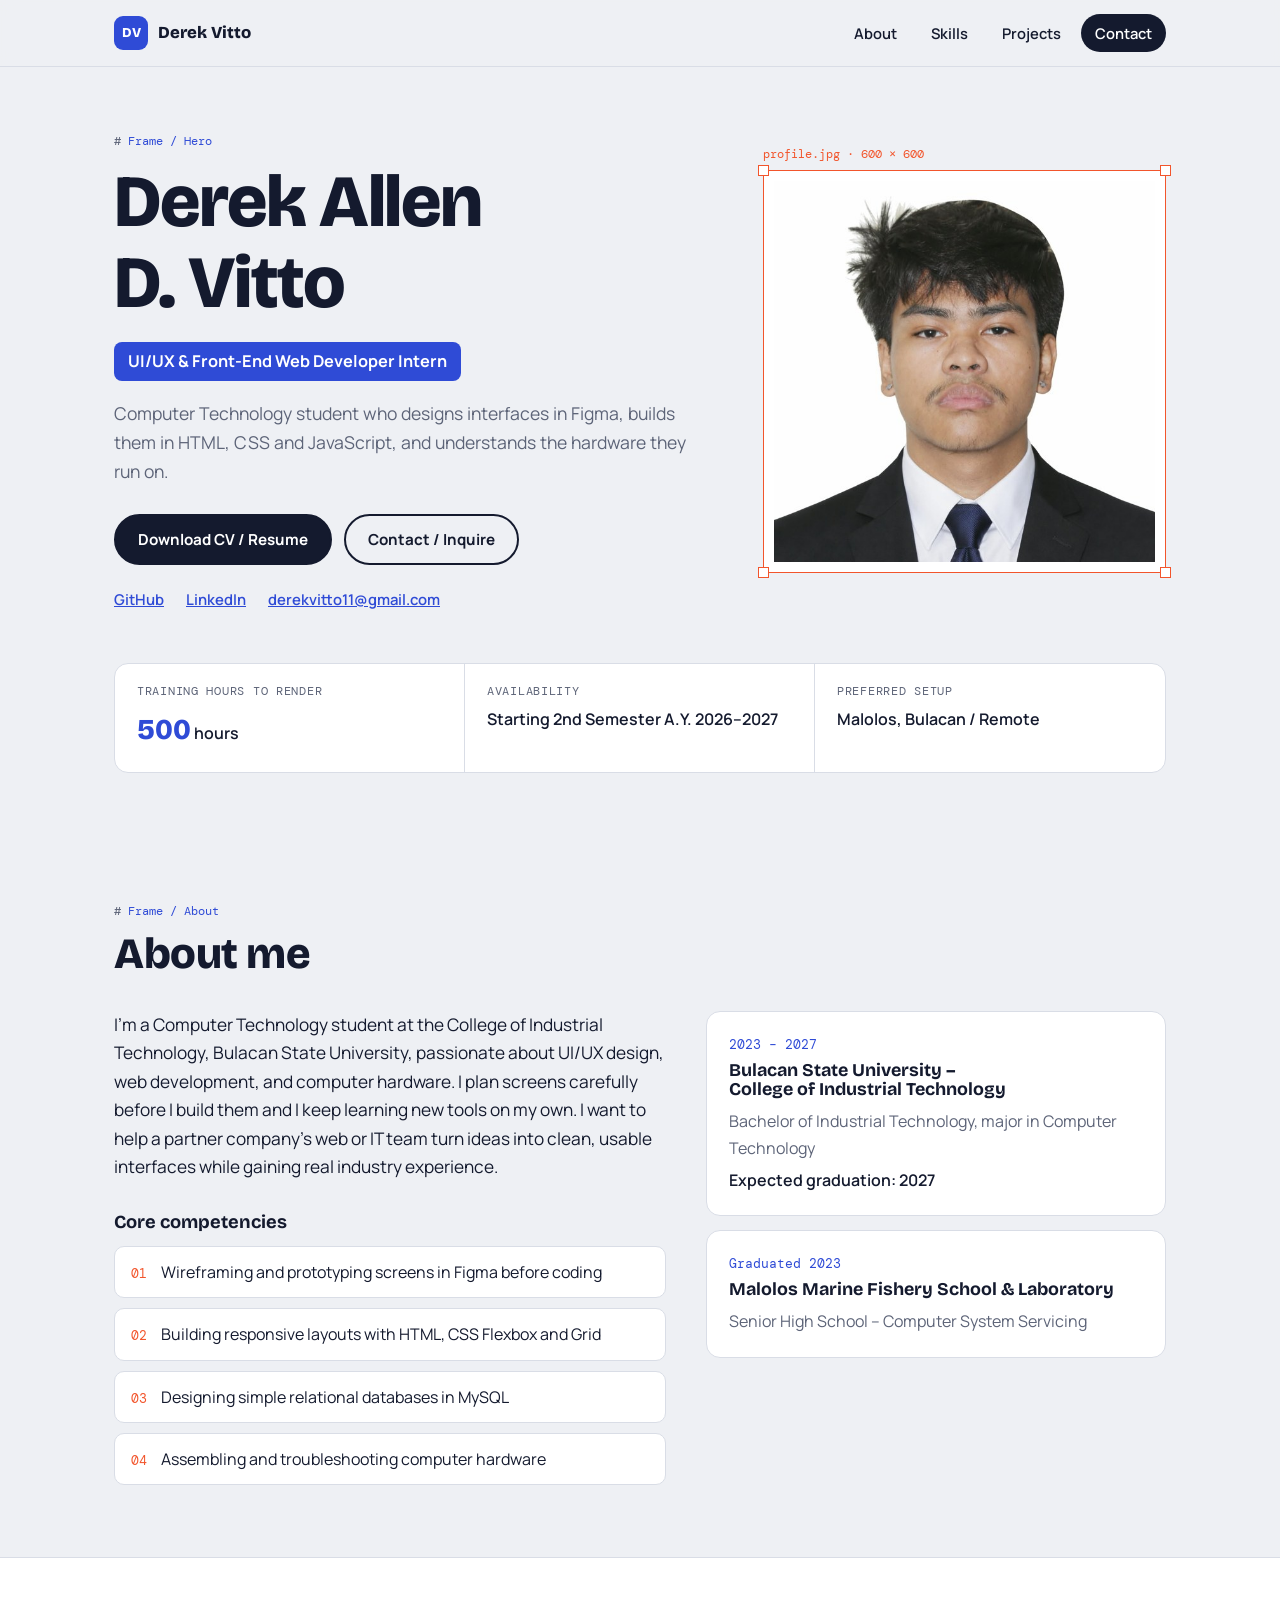
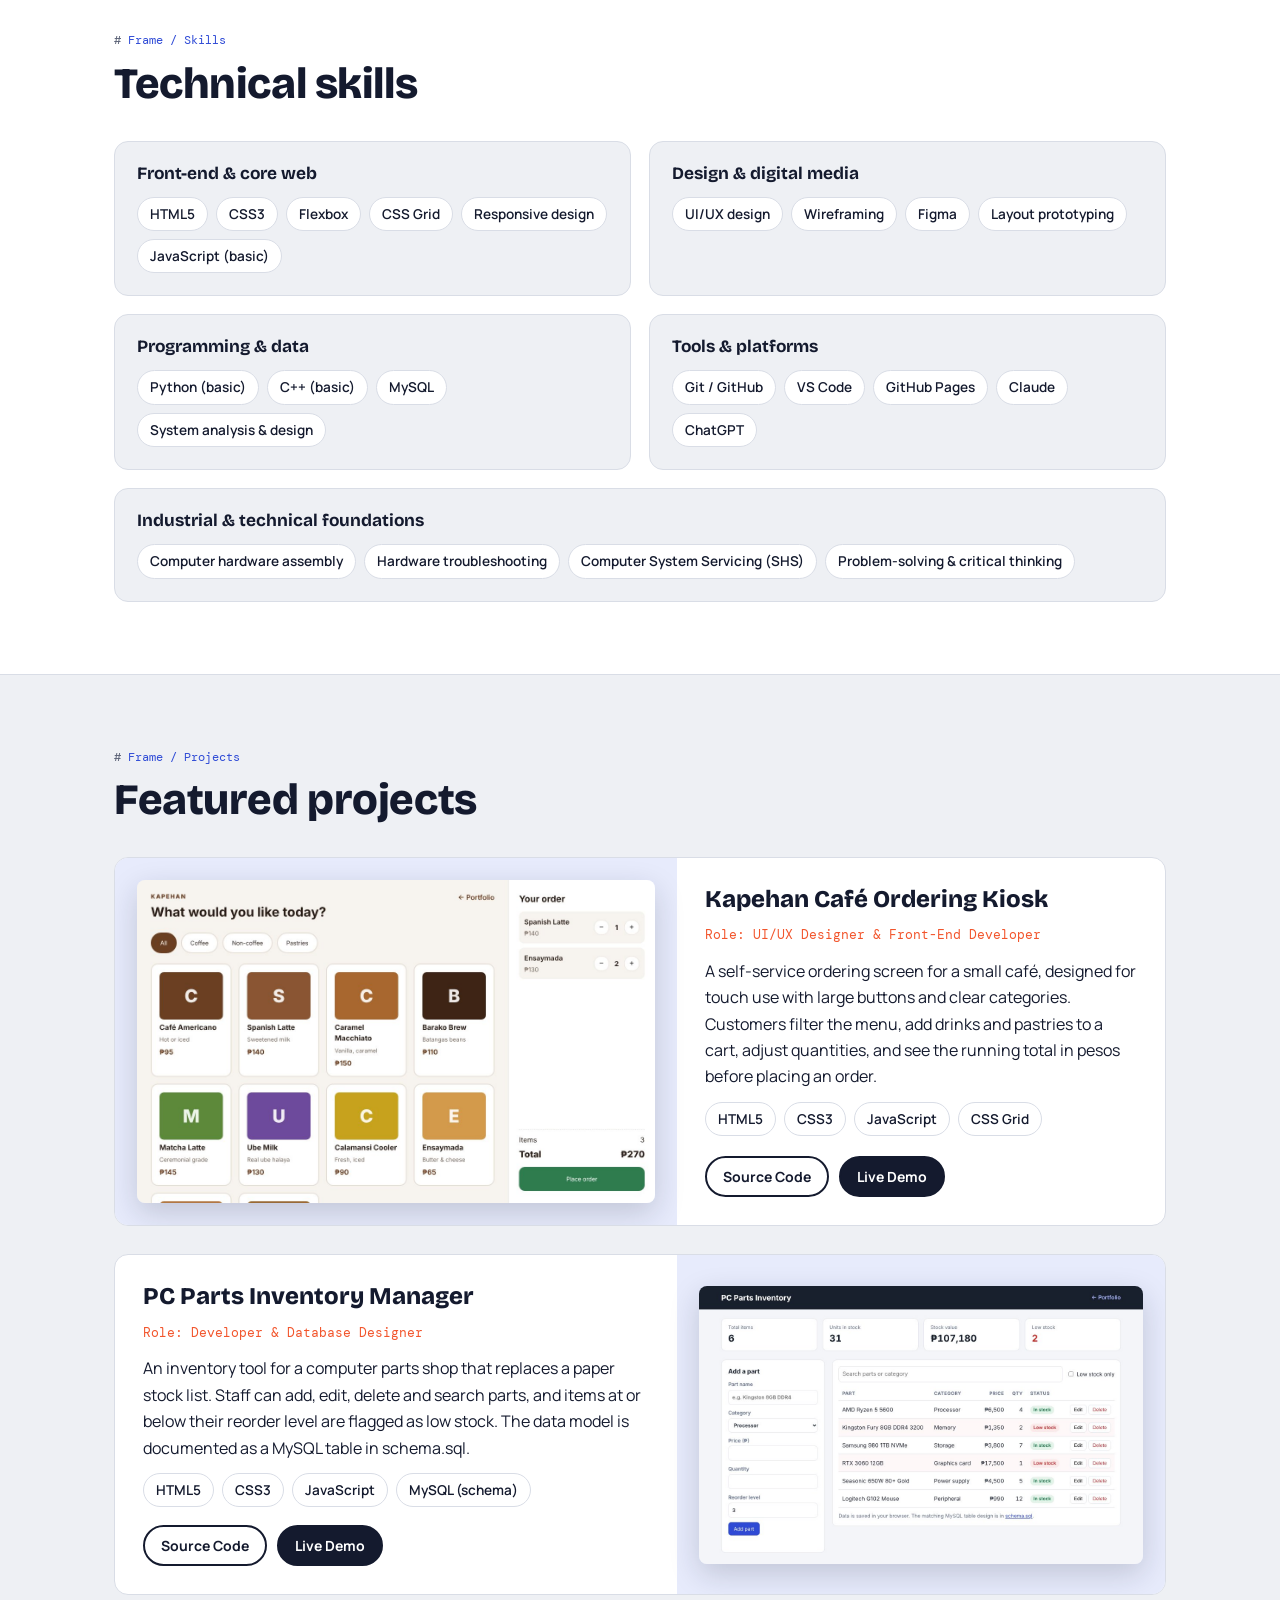
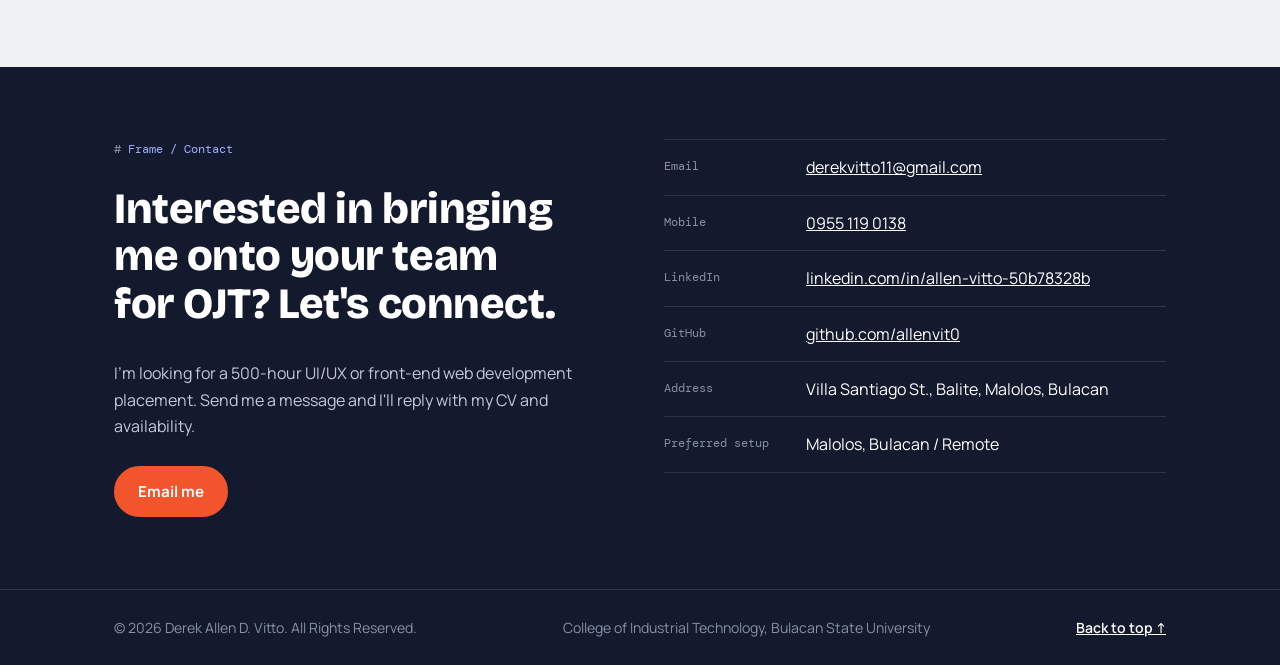
<file: index.html>
<!DOCTYPE html>
<html lang="en">
<head>
  <meta charset="UTF-8">
  <meta name="viewport" content="width=device-width, initial-scale=1">
  <meta name="description" content="Portfolio of Derek Allen D. Vitto, BIT Computer Technology student at Bulacan State University, seeking a UI/UX and Front-End Web Developer OJT placement.">
  <title>Derek Allen D. Vitto | OJT Portfolio</title>
  <link rel="preconnect" href="https://fonts.googleapis.com">
  <link rel="preconnect" href="https://fonts.gstatic.com" crossorigin>
  <link rel="stylesheet" href="https://fonts.googleapis.com/css2?family=Bricolage+Grotesque:opsz,wght@12..96,600;12..96,800&family=Manrope:wght@400;500;600;700&family=DM+Mono:wght@400;500&display=swap">
  <link rel="stylesheet" href="assets/css/style.css">
</head>
<body id="top">

  <header class="site-header">
    <div class="wrap header-inner">
      <a class="logo" href="#top"><span class="logo-mark">DV</span> Derek Vitto</a>
      <nav aria-label="Main navigation">
        <ul>
          <li><a href="#about">About</a></li>
          <li><a href="#skills">Skills</a></li>
          <li><a href="#projects">Projects</a></li>
          <li><a href="#contact" class="nav-cta">Contact</a></li>
        </ul>
      </nav>
    </div>
  </header>

  <main>
    <!-- ========== HERO ========== -->
    <section class="hero" aria-labelledby="hero-name">
      <div class="wrap hero-grid">
        <div class="hero-copy">
          <p class="frame-label">Frame / Hero</p>
          <h1 id="hero-name">Derek Allen D. Vitto</h1>
          <p class="role">UI/UX &amp; Front-End Web Developer Intern</p>
          <p class="lede">Computer Technology student who designs interfaces in Figma, builds them in HTML, CSS and JavaScript, and understands the hardware they run on.</p>

          <div class="ctas">
            <a class="btn btn-solid" href="assets/files/Vitto_Derek_CV.pdf" download>Download CV / Resume</a>
            <a class="btn btn-line" href="#contact">Contact / Inquire</a>
          </div>

          <ul class="channels" aria-label="Direct channels">
            <li><a href="https://github.com/allenvit0" target="_blank" rel="noopener">GitHub</a></li>
            <li><a href="https://www.linkedin.com/in/allen-vitto-50b78328b" target="_blank" rel="noopener">LinkedIn</a></li>
            <li><a href="mailto:derekvitto11@gmail.com">derekvitto11@gmail.com</a></li>
          </ul>
        </div>

        <figure class="artboard">
          <span class="artboard-tag">profile.jpg · 600 × 600</span>
          <img src="assets/img/profile.jpg" alt="Portrait of Derek Allen D. Vitto in a black suit and tie" width="600" height="600">
          <span class="handle h1" aria-hidden="true"></span><span class="handle h2" aria-hidden="true"></span>
          <span class="handle h3" aria-hidden="true"></span><span class="handle h4" aria-hidden="true"></span>
        </figure>
      </div>

      <div class="wrap">
        <dl class="metrics">
          <div class="metric">
            <dt>Training hours to render</dt>
            <dd><strong>500</strong> hours</dd>
          </div>
          <div class="metric">
            <dt>Availability</dt>
            <dd>Starting 2nd Semester A.Y. 2026–2027</dd>
          </div>
          <div class="metric">
            <dt>Preferred setup</dt>
            <dd>Malolos, Bulacan / Remote</dd>
          </div>
        </dl>
      </div>
    </section>

    <!-- ========== ABOUT ========== -->
    <section id="about" class="section" aria-labelledby="about-title">
      <div class="wrap">
        <p class="frame-label">Frame / About</p>
        <h2 id="about-title">About me</h2>
        <div class="about-grid">
          <div class="about-copy">
            <p class="summary">I'm a Computer Technology student at the College of Industrial Technology, Bulacan State University, passionate about UI/UX design, web development, and computer hardware. I plan screens carefully before I build them and I keep learning new tools on my own. I want to help a partner company's web or IT team turn ideas into clean, usable interfaces while gaining real industry experience.</p>
            <h3>Core competencies</h3>
            <ul class="competencies">
              <li><span>01</span>Wireframing and prototyping screens in Figma before coding</li>
              <li><span>02</span>Building responsive layouts with HTML, CSS Flexbox and Grid</li>
              <li><span>03</span>Designing simple relational databases in MySQL</li>
              <li><span>04</span>Assembling and troubleshooting computer hardware</li>
            </ul>
          </div>

          <div class="edu">
            <article class="edu-card">
              <p class="edu-years">2023 – 2027</p>
              <h3>Bulacan State University – College of Industrial Technology</h3>
              <p>Bachelor of Industrial Technology, major in Computer Technology</p>
              <p class="edu-meta">Expected graduation: 2027</p>
            </article>
            <article class="edu-card">
              <p class="edu-years">Graduated 2023</p>
              <h3>Malolos Marine Fishery School &amp; Laboratory</h3>
              <p>Senior High School – Computer System Servicing</p>
            </article>
          </div>
        </div>
      </div>
    </section>

    <!-- ========== SKILLS ========== -->
    <section id="skills" class="section section-alt" aria-labelledby="skills-title">
      <div class="wrap">
        <p class="frame-label">Frame / Skills</p>
        <h2 id="skills-title">Technical skills</h2>
        <div class="skills-grid">
          <article class="skill-card">
            <h3>Front-end &amp; core web</h3>
            <ul class="chips"><li>HTML5</li><li>CSS3</li><li>Flexbox</li><li>CSS Grid</li><li>Responsive design</li><li>JavaScript (basic)</li></ul>
          </article>
          <article class="skill-card">
            <h3>Design &amp; digital media</h3>
            <ul class="chips"><li>UI/UX design</li><li>Wireframing</li><li>Figma</li><li>Layout prototyping</li></ul>
          </article>
          <article class="skill-card">
            <h3>Programming &amp; data</h3>
            <ul class="chips"><li>Python (basic)</li><li>C++ (basic)</li><li>MySQL</li><li>System analysis &amp; design</li></ul>
          </article>
          <article class="skill-card">
            <h3>Tools &amp; platforms</h3>
            <ul class="chips"><li>Git / GitHub</li><li>VS Code</li><li>GitHub Pages</li><li>Claude</li><li>ChatGPT</li></ul>
          </article>
          <article class="skill-card skill-wide">
            <h3>Industrial &amp; technical foundations</h3>
            <ul class="chips"><li>Computer hardware assembly</li><li>Hardware troubleshooting</li><li>Computer System Servicing (SHS)</li><li>Problem-solving &amp; critical thinking</li></ul>
          </article>
        </div>
      </div>
    </section>

    <!-- ========== PROJECTS ========== -->
    <section id="projects" class="section" aria-labelledby="projects-title">
      <div class="wrap">
        <p class="frame-label">Frame / Projects</p>
        <h2 id="projects-title">Featured projects</h2>
        <div class="projects">
          <article class="project">
            <div class="project-shot">
              <img src="assets/img/projects/project1.jpg" alt="Screenshot of the Kapehan café ordering kiosk interface" width="1200" height="750" loading="lazy">
            </div>
            <div class="project-info">
              <h3>Kapehan Café Ordering Kiosk</h3>
              <p class="project-role">Role: UI/UX Designer &amp; Front-End Developer</p>
              <p>A self-service ordering screen for a small café, designed for touch use with large buttons and clear categories. Customers filter the menu, add drinks and pastries to a cart, adjust quantities, and see the running total in pesos before placing an order.</p>
              <ul class="chips"><li>HTML5</li><li>CSS3</li><li>JavaScript</li><li>CSS Grid</li></ul>
              <div class="project-links">
                <a class="btn btn-line btn-sm" href="https://github.com/allenvit0/ojt-portfolio/tree/main/projects/cafe-kiosk" target="_blank" rel="noopener">Source Code</a>
                <a class="btn btn-solid btn-sm" href="projects/cafe-kiosk/index.html" target="_blank" rel="noopener">Live Demo</a>
              </div>
            </div>
          </article>

          <article class="project">
            <div class="project-shot">
              <img src="assets/img/projects/project2.jpg" alt="Screenshot of the PC parts inventory manager table" width="1200" height="750" loading="lazy">
            </div>
            <div class="project-info">
              <h3>PC Parts Inventory Manager</h3>
              <p class="project-role">Role: Developer &amp; Database Designer</p>
              <p>An inventory tool for a computer parts shop that replaces a paper stock list. Staff can add, edit, delete and search parts, and items at or below their reorder level are flagged as low stock. The data model is documented as a MySQL table in schema.sql.</p>
              <ul class="chips"><li>HTML5</li><li>CSS3</li><li>JavaScript</li><li>MySQL (schema)</li></ul>
              <div class="project-links">
                <a class="btn btn-line btn-sm" href="https://github.com/allenvit0/ojt-portfolio/tree/main/projects/pc-inventory" target="_blank" rel="noopener">Source Code</a>
                <a class="btn btn-solid btn-sm" href="projects/pc-inventory/index.html" target="_blank" rel="noopener">Live Demo</a>
              </div>
            </div>
          </article>
        </div>
      </div>
    </section>

    <!-- ========== CONTACT ========== -->
    <section id="contact" class="section contact" aria-labelledby="contact-title">
      <div class="wrap contact-grid">
        <div class="contact-copy">
          <p class="frame-label">Frame / Contact</p>
          <h2 id="contact-title">Interested in bringing me onto your team for OJT? Let's connect.</h2>
          <p>I'm looking for a 500-hour UI/UX or front-end web development placement. Send me a message and I'll reply with my CV and availability.</p>
          <a class="btn btn-solid" href="mailto:derekvitto11@gmail.com?subject=OJT%20Inquiry">Email me</a>
        </div>
        <ul class="contact-list">
          <li><span>Email</span><a href="mailto:derekvitto11@gmail.com">derekvitto11@gmail.com</a></li>
          <li><span>Mobile</span><a href="tel:+639551190138">0955 119 0138</a></li>
          <li><span>LinkedIn</span><a href="https://www.linkedin.com/in/allen-vitto-50b78328b" target="_blank" rel="noopener">linkedin.com/in/allen-vitto-50b78328b</a></li>
          <li><span>GitHub</span><a href="https://github.com/allenvit0" target="_blank" rel="noopener">github.com/allenvit0</a></li>
          <li><span>Address</span>Villa Santiago St., Balite, Malolos, Bulacan</li>
          <li><span>Preferred setup</span>Malolos, Bulacan / Remote</li>
        </ul>
      </div>
    </section>
  </main>

  <footer class="site-footer">
    <div class="wrap footer-inner">
      <p>© 2026 Derek Allen D. Vitto. All Rights Reserved.</p>
      <p>College of Industrial Technology, Bulacan State University</p>
      <a href="#top" class="to-top">Back to top ↑</a>
    </div>
  </footer>

  <script src="assets/js/main.js"></script>
</body>
</html>
</file>
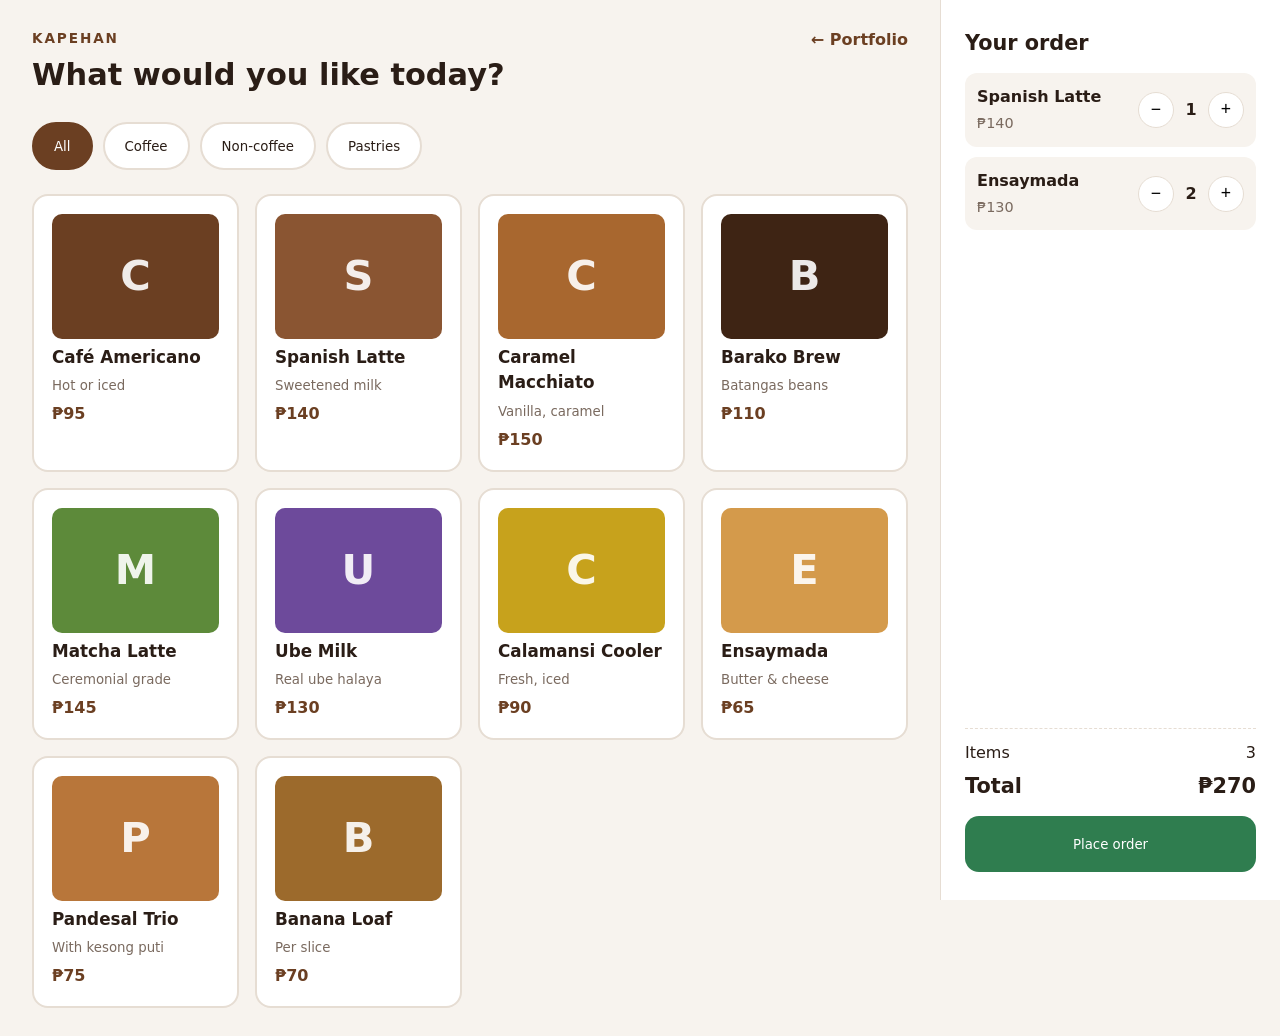
<file: projects/cafe-kiosk/index.html>
<!DOCTYPE html>
<html lang="en">
<head>
  <meta charset="UTF-8">
  <meta name="viewport" content="width=device-width, initial-scale=1">
  <title>Kapehan Café Kiosk | Derek Vitto</title>
  <link rel="stylesheet" href="style.css">
</head>
<body>
  <div class="kiosk">
    <main class="menu">
      <header class="menu-head">
        <div>
          <p class="brand">Kapehan</p>
          <h1>What would you like today?</h1>
        </div>
        <a class="back" href="../../index.html">← Portfolio</a>
      </header>

      <nav class="tabs" id="tabs" aria-label="Menu categories"></nav>
      <section class="grid" id="grid" aria-live="polite"></section>
    </main>

    <aside class="cart" aria-label="Your order">
      <h2>Your order</h2>
      <ul class="cart-list" id="cart"></ul>
      <p class="empty" id="empty">Tap an item to add it to your order.</p>
      <dl class="totals">
        <div><dt>Items</dt><dd id="count">0</dd></div>
        <div class="grand"><dt>Total</dt><dd id="total">₱0</dd></div>
      </dl>
      <button type="button" class="place" id="place" disabled>Place order</button>
      <p class="confirm" id="confirm" hidden></p>
    </aside>
  </div>
  <script src="app.js"></script>
</body>
</html>
</file>
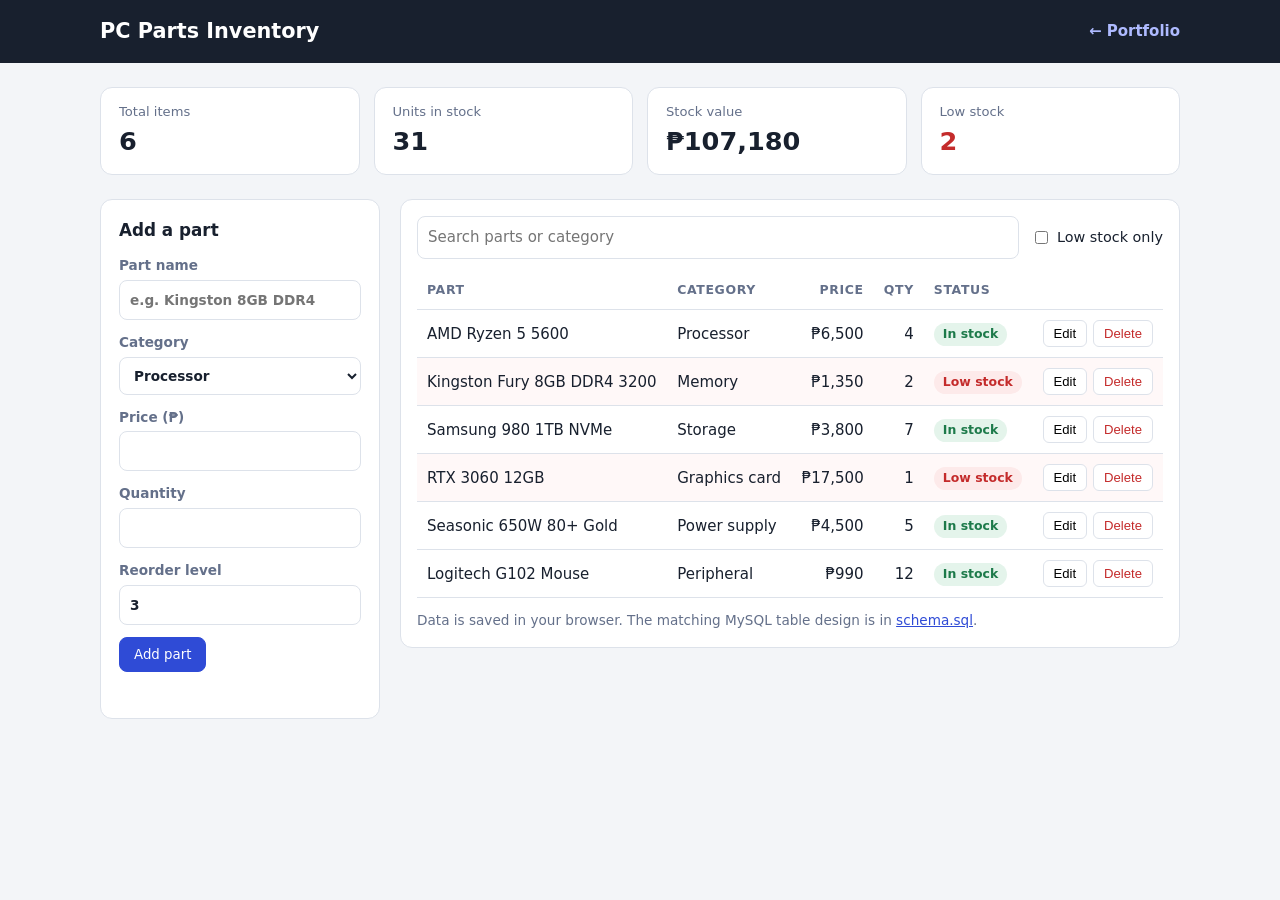
<file: projects/pc-inventory/index.html>
<!DOCTYPE html>
<html lang="en">
<head>
  <meta charset="UTF-8">
  <meta name="viewport" content="width=device-width, initial-scale=1">
  <title>PC Parts Inventory Manager | Derek Vitto</title>
  <link rel="stylesheet" href="style.css">
</head>
<body>
  <header class="bar">
    <div class="wrap bar-inner">
      <h1>PC Parts Inventory</h1>
      <a href="../../index.html">← Portfolio</a>
    </div>
  </header>

  <main class="wrap">
    <section class="stats" aria-label="Inventory summary">
      <div><span>Total items</span><strong id="s-items">0</strong></div>
      <div><span>Units in stock</span><strong id="s-units">0</strong></div>
      <div><span>Stock value</span><strong id="s-value">₱0</strong></div>
      <div class="warn"><span>Low stock</span><strong id="s-low">0</strong></div>
    </section>

    <section class="panel">
      <form id="form" class="form" autocomplete="off">
        <h2 id="form-title">Add a part</h2>
        <input type="hidden" id="edit-id">
        <label>Part name<input id="f-name" required placeholder="e.g. Kingston 8GB DDR4"></label>
        <label>Category
          <select id="f-cat">
            <option>Processor</option><option>Memory</option><option>Storage</option>
            <option>Graphics card</option><option>Power supply</option><option>Peripheral</option>
          </select>
        </label>
        <label>Price (₱)<input id="f-price" type="number" min="0" step="1" required></label>
        <label>Quantity<input id="f-qty" type="number" min="0" step="1" required></label>
        <label>Reorder level<input id="f-reorder" type="number" min="0" step="1" required value="3"></label>
        <div class="form-actions">
          <button type="submit" class="btn primary" id="save">Add part</button>
          <button type="button" class="btn" id="cancel" hidden>Cancel</button>
        </div>
        <p class="msg" id="msg" role="status"></p>
      </form>

      <div class="table-area">
        <div class="tools">
          <input type="search" id="search" placeholder="Search parts or category" aria-label="Search parts">
          <label class="check"><input type="checkbox" id="only-low"> Low stock only</label>
        </div>
        <div class="table-scroll">
          <table>
            <thead>
              <tr><th>Part</th><th>Category</th><th class="num">Price</th><th class="num">Qty</th><th>Status</th><th><span class="sr">Actions</span></th></tr>
            </thead>
            <tbody id="rows"></tbody>
          </table>
        </div>
        <p class="note">Data is saved in your browser. The matching MySQL table design is in <a href="schema.sql">schema.sql</a>.</p>
      </div>
    </section>
  </main>
  <script src="app.js"></script>
</body>
</html>
</file>
<file: assets/css/style.css>
/* ==========================================================
   Derek Allen D. Vitto — OJT Portfolio
   Theme: design-tool canvas — frame labels, artboard photo,
   cobalt ink with a coral selection color
   ========================================================== */

:root {
  --canvas: #eef0f4;
  --paper: #ffffff;
  --ink: #141a2e;
  --muted: #5d6478;
  --line: #d9dde6;
  --cobalt: #2f4bd6;
  --cobalt-soft: #e7ebfc;
  --coral: #f2552c;

  --display: "Bricolage Grotesque", "Segoe UI", system-ui, sans-serif;
  --body: "Manrope", "Segoe UI", system-ui, sans-serif;
  --mono: "DM Mono", ui-monospace, Consolas, monospace;

  --radius: 14px;
  --max: 1100px;
}

/* ---------- Base ---------- */
*, *::before, *::after { box-sizing: border-box; }
html { scroll-behavior: smooth; }
body {
  margin: 0;
  background: var(--canvas);
  color: var(--ink);
  font: 16px/1.65 var(--body);
}
img { max-width: 100%; height: auto; display: block; }
a { color: var(--cobalt); }
h1, h2, h3 { font-family: var(--display); margin: 0; line-height: 1.1; text-wrap: balance; }
a:focus-visible, .btn:focus-visible { outline: 3px solid var(--coral); outline-offset: 3px; border-radius: 6px; }

.wrap {
  max-width: var(--max);
  margin: 0 auto;
  padding-left: 24px;
  padding-right: 24px;
}

.frame-label {
  margin: 0 0 10px;
  font-family: var(--mono);
  font-size: 0.78rem;
  color: var(--cobalt);
}
.frame-label::before { content: "# "; color: var(--muted); }

/* ---------- Buttons ---------- */
.btn {
  display: inline-flex;
  align-items: center;
  justify-content: center;
  padding: 13px 22px;
  border-radius: 999px;
  border: 2px solid var(--ink);
  font: 700 0.95rem var(--body);
  text-decoration: none;
  cursor: pointer;
  transition: transform 0.15s ease, box-shadow 0.15s ease, background-color 0.15s ease, color 0.15s ease;
}
.btn-solid { background: var(--ink); color: #fff; }
.btn-line { background: transparent; color: var(--ink); }
.btn:hover { transform: translate(-2px, -2px); box-shadow: 4px 4px 0 var(--coral); }
.btn-line:hover { background: var(--paper); }
.btn:active { transform: translate(0, 0); box-shadow: none; }
.btn-sm { padding: 9px 16px; font-size: 0.875rem; }

/* ---------- Header ---------- */
.site-header {
  position: sticky;
  top: 0;
  z-index: 20;
  background: rgba(238, 240, 244, 0.92);
  backdrop-filter: blur(8px);
  border-bottom: 1px solid var(--line);
}
.header-inner {
  display: flex;
  align-items: center;
  justify-content: space-between;
  flex-wrap: wrap;
  gap: 12px;
  padding-top: 14px;
  padding-bottom: 14px;
}
.logo {
  display: inline-flex;
  align-items: center;
  gap: 10px;
  font-family: var(--display);
  font-weight: 800;
  font-size: 1.05rem;
  color: var(--ink);
  text-decoration: none;
}
.logo-mark {
  display: grid;
  place-items: center;
  width: 34px;
  height: 34px;
  border-radius: 9px;
  background: var(--cobalt);
  color: #fff;
  font-size: 0.85rem;
}
.site-header ul {
  display: flex;
  flex-wrap: wrap;
  align-items: center;
  gap: 6px;
  list-style: none;
  margin: 0;
  padding: 0;
}
.site-header nav a {
  display: block;
  padding: 7px 14px;
  border-radius: 999px;
  color: var(--ink);
  font-weight: 600;
  font-size: 0.92rem;
  text-decoration: none;
  transition: background-color 0.15s ease;
}
.site-header nav a:hover { background: var(--paper); }
.site-header nav a.active { background: var(--cobalt-soft); color: var(--cobalt); }
.site-header nav .nav-cta { background: var(--ink); color: #fff; }
.site-header nav .nav-cta:hover { background: var(--cobalt); }

/* ---------- Hero ---------- */
.hero { padding-top: 64px; padding-bottom: 56px; }
.hero-grid {
  display: grid;
  grid-template-columns: minmax(0, 1.25fr) minmax(0, 0.85fr);
  gap: 56px;
  align-items: center;
}
.hero h1 {
  font-size: clamp(2.6rem, 6.4vw, 4.6rem);
  font-weight: 800;
  letter-spacing: -0.02em;
}
.role {
  display: inline-block;
  margin: 18px 0 0;
  padding: 6px 14px;
  border-radius: 8px;
  background: var(--cobalt);
  color: #fff;
  font-weight: 700;
  font-size: 1.02rem;
}
.lede { max-width: 54ch; margin: 18px 0 0; font-size: 1.1rem; color: var(--muted); }
.ctas { display: flex; flex-wrap: wrap; gap: 12px; margin-top: 28px; }
.channels {
  display: flex;
  flex-wrap: wrap;
  gap: 8px 22px;
  list-style: none;
  margin: 22px 0 0;
  padding: 0;
  font-weight: 600;
  font-size: 0.93rem;
}
.channels a { overflow-wrap: anywhere; }

/* Artboard-style photo frame with selection handles */
.artboard {
  position: relative;
  margin: 0;
  padding: 10px;
  border: 1.5px solid var(--coral);
  background: var(--paper);
  max-width: 420px;
  justify-self: end;
}
.artboard img { width: 100%; aspect-ratio: 1; object-fit: cover; }
.artboard-tag {
  position: absolute;
  top: -26px;
  left: -1px;
  font-family: var(--mono);
  font-size: 0.74rem;
  color: var(--coral);
}
.handle {
  position: absolute;
  width: 11px;
  height: 11px;
  background: var(--paper);
  border: 1.5px solid var(--coral);
}
.h1 { top: -6px; left: -6px; }
.h2 { top: -6px; right: -6px; }
.h3 { bottom: -6px; left: -6px; }
.h4 { bottom: -6px; right: -6px; }

.metrics {
  display: grid;
  grid-template-columns: repeat(3, minmax(0, 1fr));
  gap: 0;
  margin: 52px 0 0;
  background: var(--paper);
  border: 1px solid var(--line);
  border-radius: var(--radius);
  overflow: hidden;
}
.metric { padding: 18px 22px; border-right: 1px solid var(--line); }
.metric:last-child { border-right: 0; }
.metric dt { font-family: var(--mono); font-size: 0.75rem; color: var(--muted); text-transform: uppercase; letter-spacing: 0.06em; }
.metric dd { margin: 4px 0 0; font-weight: 600; }
.metric strong { font-family: var(--display); font-size: 1.8rem; font-weight: 800; color: var(--cobalt); font-variant-numeric: tabular-nums; }

/* ---------- Sections ---------- */
.section { padding-top: 72px; padding-bottom: 72px; }
.section-alt { background: var(--paper); border-top: 1px solid var(--line); border-bottom: 1px solid var(--line); }
.section h2 { font-size: clamp(1.9rem, 4vw, 2.7rem); font-weight: 800; letter-spacing: -0.01em; margin-bottom: 32px; }

/* About */
.about-grid {
  display: grid;
  grid-template-columns: minmax(0, 1.2fr) minmax(0, 1fr);
  gap: 40px;
  align-items: start;
}
.summary { margin: 0; font-size: 1.08rem; max-width: 62ch; }
.about-copy h3 { font-size: 1.15rem; margin: 30px 0 14px; }
.competencies { list-style: none; margin: 0; padding: 0; display: grid; gap: 10px; }
.competencies li {
  display: flex;
  gap: 14px;
  align-items: baseline;
  padding: 12px 16px;
  background: var(--paper);
  border: 1px solid var(--line);
  border-radius: 10px;
}
.competencies span { font-family: var(--mono); font-size: 0.8rem; color: var(--coral); }

.edu { display: grid; gap: 14px; }
.edu-card { padding: 22px; background: var(--paper); border: 1px solid var(--line); border-radius: var(--radius); }
.edu-card h3 { font-size: 1.12rem; margin: 6px 0 8px; }
.edu-card p { margin: 0; color: var(--muted); }
.edu-years { font-family: var(--mono); font-size: 0.8rem; color: var(--cobalt) !important; }
.edu-meta { margin-top: 6px !important; font-weight: 600; color: var(--ink) !important; }

/* Skills */
.skills-grid { display: grid; grid-template-columns: repeat(2, minmax(0, 1fr)); gap: 18px; }
.skill-card {
  padding: 22px;
  border: 1px solid var(--line);
  border-radius: var(--radius);
  background: var(--canvas);
  transition: border-color 0.15s ease, transform 0.15s ease;
}
.skill-card:hover { border-color: var(--cobalt); transform: translateY(-3px); }
.skill-wide { grid-column: 1 / -1; }
.skill-card h3 { font-size: 1.08rem; margin-bottom: 14px; }
.chips { display: flex; flex-wrap: wrap; gap: 8px; list-style: none; margin: 0; padding: 0; }
.chips li {
  padding: 5px 12px;
  border-radius: 999px;
  background: var(--paper);
  border: 1px solid var(--line);
  font-size: 0.85rem;
  font-weight: 600;
}

/* Projects */
.projects { display: grid; gap: 28px; }
.project {
  display: grid;
  grid-template-columns: minmax(0, 1.15fr) minmax(0, 1fr);
  background: var(--paper);
  border: 1px solid var(--line);
  border-radius: var(--radius);
  overflow: hidden;
}
.project:nth-child(even) .project-shot { order: 2; }
.project-shot { background: var(--cobalt-soft); padding: 22px; display: flex; align-items: center; }
.project-shot img { width: 100%; aspect-ratio: 16 / 10; object-fit: cover; border-radius: 8px; box-shadow: 0 10px 30px rgba(20, 26, 46, 0.18); }
.project-info { display: flex; flex-direction: column; gap: 12px; padding: 28px; }
.project-info h3 { font-size: 1.5rem; font-weight: 800; }
.project-info p { margin: 0; }
.project-role { font-family: var(--mono); font-size: 0.82rem; color: var(--coral); }
.project-links { display: flex; flex-wrap: wrap; gap: 10px; margin-top: auto; padding-top: 6px; }

/* Contact */
.contact { background: var(--ink); color: #fff; }
.contact .frame-label { color: #9fb0ff; }
.contact .frame-label::before { color: #8890a6; }
.contact-grid { display: grid; grid-template-columns: minmax(0, 1fr) minmax(0, 1fr); gap: 48px; align-items: start; }
.contact-copy h2 { color: #fff; }
.contact-copy p { color: #c4c9d8; max-width: 50ch; margin: 0 0 26px; }
.contact .btn-solid { background: var(--coral); border-color: var(--coral); }
.contact .btn:hover { box-shadow: 4px 4px 0 #fff; }
.contact-list { list-style: none; margin: 0; padding: 0; border-top: 1px solid #2c344d; }
.contact-list li {
  display: grid;
  grid-template-columns: 130px minmax(0, 1fr);
  gap: 12px;
  padding: 14px 0;
  border-bottom: 1px solid #2c344d;
  overflow-wrap: anywhere;
}
.contact-list span { font-family: var(--mono); font-size: 0.78rem; color: #8890a6; padding-top: 2px; }
.contact-list a { color: #fff; }
.contact-list a:hover { color: #9fb0ff; }

/* Footer */
.site-footer { background: var(--ink); color: #8890a6; border-top: 1px solid #2c344d; padding-top: 26px; padding-bottom: 26px; font-size: 0.88rem; }
.footer-inner { display: flex; flex-wrap: wrap; justify-content: space-between; gap: 8px 24px; }
.footer-inner p { margin: 0; }
.to-top { color: #fff; font-weight: 600; }

/* ---------- Tablet ---------- */
@media (max-width: 900px) {
  .hero-grid { grid-template-columns: minmax(0, 1fr) 280px; gap: 36px; }
  .about-grid, .contact-grid { grid-template-columns: 1fr; }
  .project { grid-template-columns: 1fr; }
  .project:nth-child(even) .project-shot { order: 0; }
}

/* ---------- Mobile ---------- */
@media (max-width: 640px) {
  .wrap { padding-left: 18px; padding-right: 18px; }
  .header-inner { justify-content: center; }
  .site-header nav a { padding: 6px 11px; font-size: 0.88rem; }
  .hero { padding-top: 48px; }
  .hero-grid { grid-template-columns: 1fr; }
  .artboard { order: -1; justify-self: start; max-width: 240px; }
  .ctas .btn { flex: 1 1 100%; }
  .metrics { grid-template-columns: 1fr; }
  .metric { border-right: 0; border-bottom: 1px solid var(--line); }
  .metric:last-child { border-bottom: 0; }
  .skills-grid { grid-template-columns: 1fr; }
  .project-info { padding: 22px; }
  .contact-list li { grid-template-columns: 1fr; gap: 2px; }
  .footer-inner { flex-direction: column; }
}

@media (prefers-reduced-motion: reduce) {
  html { scroll-behavior: auto; }
  .btn, .skill-card { transition: none; }
}
</file>
<file: projects/cafe-kiosk/style.css>
:root {
  --bg: #f7f3ee;
  --card: #ffffff;
  --ink: #2a1d16;
  --muted: #7a6a5f;
  --line: #e6ddd3;
  --brown: #6b3f22;
  --cream: #f1e4d4;
  --green: #2f7d4f;
}

* { box-sizing: border-box; }
body { margin: 0; background: var(--bg); color: var(--ink); font: 16px/1.5 "Segoe UI", system-ui, sans-serif; }

.kiosk { display: grid; grid-template-columns: minmax(0, 1fr) 340px; min-height: 100vh; }

.menu { padding: 28px 32px; }
.menu-head { display: flex; justify-content: space-between; align-items: flex-start; gap: 16px; }
.brand { margin: 0; font-weight: 800; letter-spacing: 0.14em; text-transform: uppercase; color: var(--brown); font-size: 0.85rem; }
.menu-head h1 { margin: 4px 0 0; font-size: 1.9rem; }
.back { color: var(--brown); font-weight: 600; text-decoration: none; white-space: nowrap; }

.tabs { display: flex; flex-wrap: wrap; gap: 10px; margin: 24px 0; }
.tabs button {
  padding: 12px 20px; border-radius: 999px; border: 2px solid var(--line); background: var(--card);
  font: 600 1rem inherit; font-family: inherit; color: var(--ink); cursor: pointer; min-height: 48px;
}
.tabs button[aria-pressed="true"] { background: var(--brown); border-color: var(--brown); color: #fff; }

.grid { display: grid; grid-template-columns: repeat(auto-fill, minmax(180px, 1fr)); gap: 16px; }
.item {
  display: flex; flex-direction: column; gap: 6px; padding: 18px; text-align: left;
  background: var(--card); border: 2px solid var(--line); border-radius: 16px; cursor: pointer;
  font: inherit; color: inherit; transition: border-color .15s, transform .15s;
}
.item:hover { border-color: var(--brown); transform: translateY(-2px); }
.item:active { transform: scale(0.98); }
.swatch { width: 100%; aspect-ratio: 4 / 3; border-radius: 10px; display: grid; place-items: center; font-size: 2.6rem; font-weight: 800; color: rgba(255,255,255,.9); }
.item strong { font-size: 1.05rem; }
.item small { color: var(--muted); }
.price { font-weight: 700; color: var(--brown); }

.cart { background: var(--card); border-left: 1px solid var(--line); padding: 28px 24px; display: flex; flex-direction: column; gap: 14px; position: sticky; top: 0; height: 100vh; }
.cart h2 { margin: 0; font-size: 1.3rem; }
.cart-list { list-style: none; margin: 0; padding: 0; display: grid; gap: 10px; overflow-y: auto; flex: 1; align-content: start; }
.cart-list li { display: grid; grid-template-columns: minmax(0, 1fr) auto; gap: 4px 10px; padding: 12px; background: var(--bg); border-radius: 12px; }
.cart-list .name { font-weight: 600; }
.cart-list .line { color: var(--muted); font-size: 0.9rem; }
.qty { display: flex; align-items: center; gap: 8px; grid-row: span 2; }
.qty button { width: 36px; height: 36px; border-radius: 50%; border: 1px solid var(--line); background: var(--card); font-size: 1.1rem; cursor: pointer; }
.qty span { min-width: 18px; text-align: center; font-weight: 700; }
.empty { color: var(--muted); margin: 0; }

.totals { margin: 0; border-top: 1px dashed var(--line); padding-top: 12px; display: grid; gap: 6px; }
.totals div { display: flex; justify-content: space-between; }
.totals dd { margin: 0; font-variant-numeric: tabular-nums; }
.grand { font-size: 1.3rem; font-weight: 800; }

.place { padding: 16px; border: 0; border-radius: 14px; background: var(--green); color: #fff; font: 700 1.1rem inherit; font-family: inherit; cursor: pointer; min-height: 56px; }
.place:disabled { background: #b9b1a8; cursor: not-allowed; }
.confirm { margin: 0; padding: 12px; border-radius: 10px; background: #e5f3ea; color: var(--green); font-weight: 600; }

:focus-visible { outline: 3px solid var(--brown); outline-offset: 2px; }

@media (max-width: 820px) {
  .kiosk { grid-template-columns: 1fr; }
  .menu { padding: 22px 18px; }
  .cart { position: static; height: auto; border-left: 0; border-top: 1px solid var(--line); }
  .grid { grid-template-columns: repeat(2, minmax(0, 1fr)); }
}
</file>
<file: projects/pc-inventory/style.css>
:root {
  --bg: #f3f5f8;
  --card: #ffffff;
  --ink: #18202e;
  --muted: #64708a;
  --line: #dde2ea;
  --blue: #2f4bd6;
  --blue-soft: #e8ecfd;
  --red: #c42b2b;
  --red-soft: #fdeaea;
  --green: #1d7a4a;
  --green-soft: #e4f4eb;
}

* { box-sizing: border-box; }
body { margin: 0; background: var(--bg); color: var(--ink); font: 15px/1.5 "Segoe UI", system-ui, sans-serif; }
.wrap { max-width: 1120px; margin: 0 auto; padding-left: 20px; padding-right: 20px; }
.sr { position: absolute; width: 1px; height: 1px; overflow: hidden; clip: rect(0 0 0 0); }

.bar { background: var(--ink); color: #fff; }
.bar-inner { display: flex; justify-content: space-between; align-items: center; padding-top: 16px; padding-bottom: 16px; gap: 12px; }
.bar h1 { margin: 0; font-size: 1.3rem; }
.bar a { color: #aebaff; text-decoration: none; font-weight: 600; }

.stats { display: grid; grid-template-columns: repeat(4, minmax(0, 1fr)); gap: 14px; margin: 24px 0; }
.stats div { background: var(--card); border: 1px solid var(--line); border-radius: 12px; padding: 14px 18px; }
.stats span { display: block; color: var(--muted); font-size: 0.82rem; }
.stats strong { font-size: 1.6rem; font-variant-numeric: tabular-nums; }
.stats .warn strong { color: var(--red); }

.panel { display: grid; grid-template-columns: 280px minmax(0, 1fr); gap: 20px; align-items: start; padding-bottom: 40px; }

.form { background: var(--card); border: 1px solid var(--line); border-radius: 12px; padding: 18px; display: grid; gap: 12px; }
.form h2 { margin: 0; font-size: 1.05rem; }
.form label { display: grid; gap: 4px; font-size: 0.85rem; font-weight: 600; color: var(--muted); }
.form input, .form select, .tools input[type=search] {
  font: inherit; color: var(--ink); padding: 9px 10px; border: 1px solid var(--line); border-radius: 8px; background: #fff; width: 100%;
}
.form input:focus, .form select:focus, .tools input:focus { outline: 2px solid var(--blue); outline-offset: 0; border-color: var(--blue); }
.form-actions { display: flex; gap: 8px; }
.btn { padding: 9px 14px; border-radius: 8px; border: 1px solid var(--line); background: #fff; font: 600 0.9rem inherit; font-family: inherit; cursor: pointer; }
.btn.primary { background: var(--blue); border-color: var(--blue); color: #fff; }
.btn:hover { filter: brightness(0.95); }
.msg { margin: 0; min-height: 1.2em; font-size: 0.85rem; color: var(--green); }

.table-area { background: var(--card); border: 1px solid var(--line); border-radius: 12px; padding: 16px; min-width: 0; }
.tools { display: flex; flex-wrap: wrap; gap: 12px; align-items: center; margin-bottom: 12px; }
.tools input[type=search] { flex: 1 1 220px; width: auto; }
.check { display: flex; align-items: center; gap: 6px; font-size: 0.9rem; }

.table-scroll { overflow-x: auto; }
table { width: 100%; border-collapse: collapse; min-width: 620px; }
th, td { text-align: left; padding: 10px; border-bottom: 1px solid var(--line); }
th { font-size: 0.78rem; text-transform: uppercase; letter-spacing: 0.05em; color: var(--muted); }
.num { text-align: right; font-variant-numeric: tabular-nums; }
tr.low td { background: #fff8f8; }
.badge { display: inline-block; padding: 2px 9px; border-radius: 999px; font-size: 0.78rem; font-weight: 600; }
.badge.ok { background: var(--green-soft); color: var(--green); }
.badge.low { background: var(--red-soft); color: var(--red); }
.row-actions { display: flex; gap: 6px; justify-content: flex-end; }
.row-actions button { padding: 5px 10px; border-radius: 6px; border: 1px solid var(--line); background: #fff; cursor: pointer; font-size: 0.82rem; }
.row-actions .del { color: var(--red); }
.row-actions .del.confirming { background: var(--red); color: #fff; border-color: var(--red); }
.note { margin: 12px 0 0; color: var(--muted); font-size: 0.85rem; }
.note a { color: var(--blue); }

@media (max-width: 820px) {
  .panel { grid-template-columns: 1fr; }
  .stats { grid-template-columns: repeat(2, minmax(0, 1fr)); }
}
</file>
